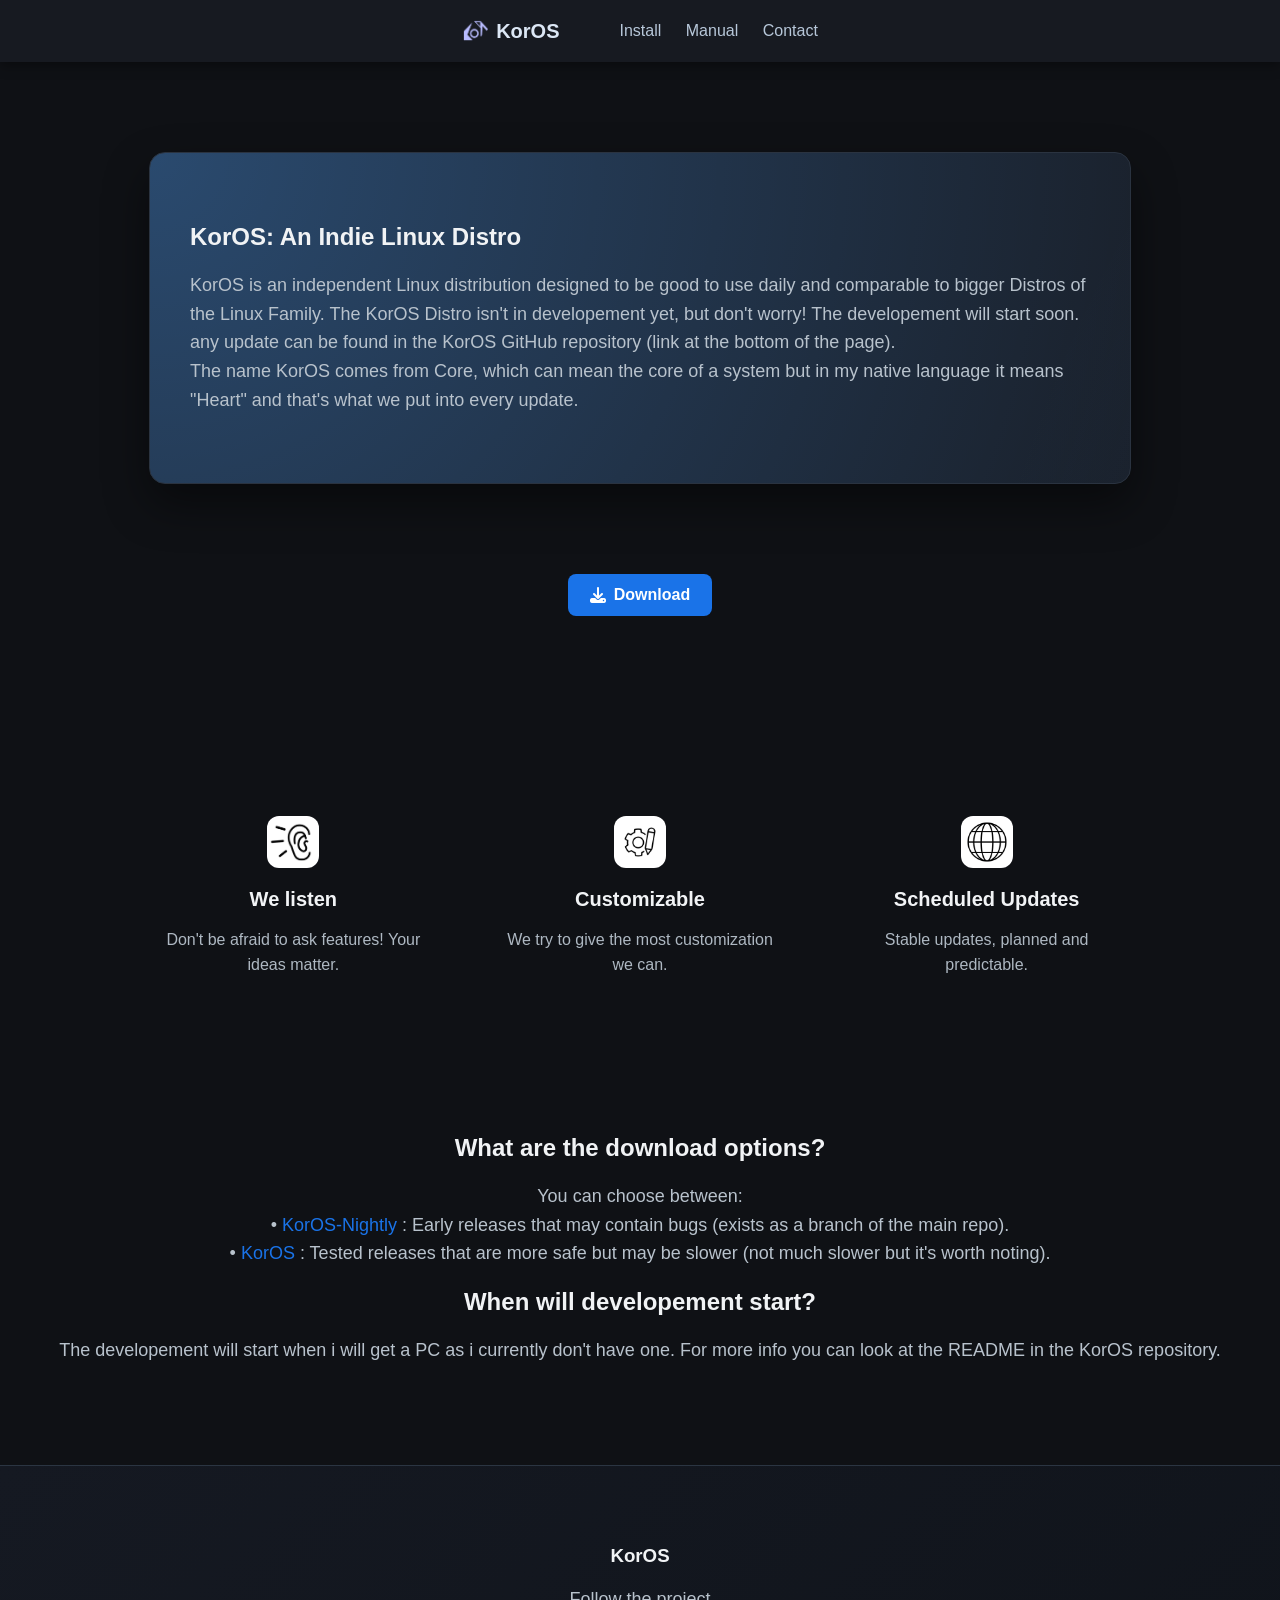
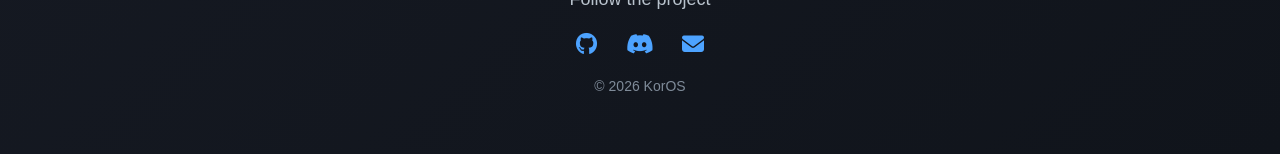
<file: index.html>
<!DOCTYPE html>
<html>
<head>
  <meta name="viewport" content="width=device-width, initial-scale=1.0">
  <meta name="description" content="KorOS is an independent Linux Distribution designed for daily use, offering stability, customization, and a user-focused experience.">
  <link rel="stylesheet" href="style.css">

  <!-- Icons (Font Awesome) -->
  <link rel="stylesheet" href="https://cdnjs.cloudflare.com/ajax/libs/font-awesome/6.5.0/css/all.min.css">

  <link rel="icon" type="image/png" href="icon.png">
  <title>KorOS - Linux-Based Operating System</title>
</head>

<body>

<header class="topbar">
  <div class="logo">
    <img src="icon.png" alt="KorOS logo">
    <span>KorOS</span>
  </div>

  <nav class="nav-links">
    <a href="https://Nixxy-lv.github.io/KorOS-Web/Install">Install</a>
    <a href="https://Nixxy-lv.github.io/KorOS-Web/Manual">Manual</a>
    <a href="mailto:nixdev888@gmail.com">Contact</a>
  </nav>
</header>

<!-- HERO -->
<section class="hero fade">
  <div class="hero-card">
    <h1>KorOS: An Indie Linux Distro</h1>
    <p>
    KorOS is an independent Linux distribution designed to be good to use daily and comparable to bigger Distros of the Linux Family. The KorOS Distro isn't in developement yet, but don't worry! The developement will start soon. any update can be found in the KorOS GitHub repository (link at the bottom of the page).<br>The name KorOS comes from Core, which can mean the core of a system but in my native language it means "Heart" and that's what we put into every update.
    </p>
  </div>
</section>

<div class="down-btn fade">
  <a href="https://Nixxy-lv.github.io/KorOS-Web/Install">
    <i class="fa-solid fa-download"></i>Download
  </a>
</div>

<!-- SCREENSHOT -->
<section class="fade">
  <div class="scrsht"></div>
</section>

<!-- FEATURES -->
<section class="features fade">
  <div class="feature-container">

    <div class="feature">
      <div class="icon"><img src="listen.jpg"></div>
      <h3>We listen</h3>
      <p>Don't be afraid to ask features! Your ideas matter.</p>
    </div>

    <div class="feature">
      <div class="icon"><img src="customization.png"></div>
      <h3>Customizable</h3>
      <p>We try to give the most customization we can.</p>
    </div>

    <div class="feature">
      <div class="icon"><img src="bestofworlds.jpg"></div>
      <h3>Scheduled Updates</h3>
      <p>Stable updates, planned and predictable.</p>
    </div>

  </div>
</section>

<!-- QUESTIONS -->
<section class="questions fade">
  <h2 align="center">What are the download options?</h2>
  <p align="center">You can choose between:<br>  • <span style="color: #1a73e8">KorOS-Nightly</span> : Early releases that may contain bugs (exists as a branch of the main repo).<br>  • <span style="color: #1a73e8">KorOS</span> : Tested releases that are more safe but may be slower (not much slower but it's worth noting).</p>

  <h2 align="center">When will developement start?</h2>
  <p align="center">The developement will start when i will get a PC as i currently don't have one. For more info you can look at the README in the KorOS repository.</p>
</section>

<!-- FOOTER -->
<footer class="footer fade">
  <div class="footer-content">
    <h3>KorOS</h3>
    <p>Follow the project</p>

    <div class="socials">
      <a href="https://github.com/Nixxy-lv/KorOS"><i class="fa-brands fa-github"></i></a>
      <a href="https://discord.gg/TvWBKNhU"><i class="fa-brands fa-discord"></i></a>
      <a href="mailto:nixdev888@gmail.com"><i class="fa-solid fa-envelope"></i></a>
    </div>

    <div class="copy">
      © 2026 KorOS
    </div>
  </div>
</footer>

<!-- SCROLL FADE-->
<script>
const observer = new IntersectionObserver((entries) => {
  entries.forEach(entry => {
    if (entry.isIntersecting) {
      entry.target.classList.add("show");
    }
  });
});

document.querySelectorAll(".fade").forEach(el => observer.observe(el));
</script>

</body>
</html>
</file>
<file: style.css>
body {
  margin: 0;
  font-family: Arial, sans-serif;
  background-color: #0f1115;
  color: #f1f3f5;
}

/* TOP BAR */
.topbar {
  display: flex;
  justify-content: center;
  align-items: center;
  padding: 18px 40px;
  background-color: #171a21;
  box-shadow: 0 3px 12px rgba(0, 0, 0, 0.4);
  position: sticky;
  top: 0;
  z-index: 100;
  gap: 40px;
}

.logo {
  display: flex;
  align-items: center;
  gap: 8px;
  font-size: 20px;
  font-weight: bold;
  color: #dce7f5;
  line-height: 1;
}

.logo img {
  width: 26px;
  height: 26px;
  object-fit: contain;
  display: block;
  border-radius: 6px;
}

.nav-links a {
  color: #b7c7d9;
  text-decoration: none;
  margin-left: 20px;
  font-weight: 500;
}

.nav-links a:hover {
  color: #4da3ff;
}

/* HERO */
.hero {
  display: flex;
  justify-content: center;
  margin: 90px auto;
  padding: 0 20px;
}

.hero-card {
  max-width: 900px;
  padding: 50px 40px;
  border-radius: 16px;

  background:
    radial-gradient(circle at top left, rgba(77, 163, 255, 0.34), transparent 50%),
    radial-gradient(circle at bottom right, rgba(77, 163, 255, 0.16), transparent 60%),
    #181c24;

  background-size: 220% 220%;
  animation: heroGlow 16s ease-in-out infinite;

  border: 1px solid #2a3340;
  box-shadow: 0 20px 45px rgba(0, 0, 0, 0.45);

  position: relative;
  overflow: hidden;
}

/* GRADIENT EFFECT */
.hero-card > * {
  position: relative;
  z-index: 1;
}

@keyframes heroGlow {
  0% {
    background-position: 0% 50%;
  }

  25% {
    background-position: 100% 30%;
  }

  50% {
    background-position: 80% 100%;
  }

  75% {
    background-position: 20% 70%;
  }

  100% {
    background-position: 0% 50%;
  }
}

p {
  font-size: 18px;
  color: #b8c2cc;
  line-height: 1.6;
}

/* BUTTON */
.down-btn {
  display: flex;
  justify-content: center;
  margin: 40px 0 80px;
}

.down-btn a {
  background: #1a73e8;
  color: white;
  padding: 12px 22px;
  border-radius: 8px;
  text-decoration: none;
  font-weight: bold;
  transition: 0.2s;

  display: flex;
  align-items: center;
  gap: 8px;
}

.down-btn a:hover {
  background: #155fc0;
  transform: translateY(-2px);
}

/* FEATURES */
.features {
  padding: 100px 20px;
}

.feature-container {
  max-width: 1000px;
  margin: 0 auto;
  display: grid;
  grid-template-columns: repeat(3, 1fr);
  gap: 40px;
  text-align: center;
}

.feature {
  padding: 20px;
}

.icon img {
  width: 52px;
  height: 52px;
  object-fit: contain;
  display: block;
  margin: 0 auto 15px;
  border-radius: 12px;
}

.feature h3 {
  font-size: 20px;
  margin-bottom: 10px;
  color: #f1f3f5;
}

.feature p {
  font-size: 16px;
  color: #aeb8c2;
}

/* FOOTER */
.footer {
  background: linear-gradient(135deg, #151922, #10141b);
  border-top: 1px solid #2b3542;
  padding: 60px 20px;
  margin-top: 100px;
}

.footer-content {
  text-align: center;
}

.socials a {
  margin: 0 12px;
  font-size: 22px;
  color: #4da3ff;
  transition: 0.2s;
}

.socials a:hover {
  color: #82c3ff;
}

.copy {
  margin-top: 20px;
  font-size: 14px;
  color: #7f8b99;
}

/* SCROLL FADE */
.fade {
  opacity: 0;
  transform: translateY(30px);
  transition: all 0.6s ease;
}

.fade.show {
  opacity: 1;
  transform: translateY(0);
}

/* MOBILE */
@media (max-width: 768px) {
  .feature-container {
    grid-template-columns: 1fr;
  }

  h1 {
    font-size: 32px;
  }
  hero-card {
        animation: none;
  }
}
</file>
